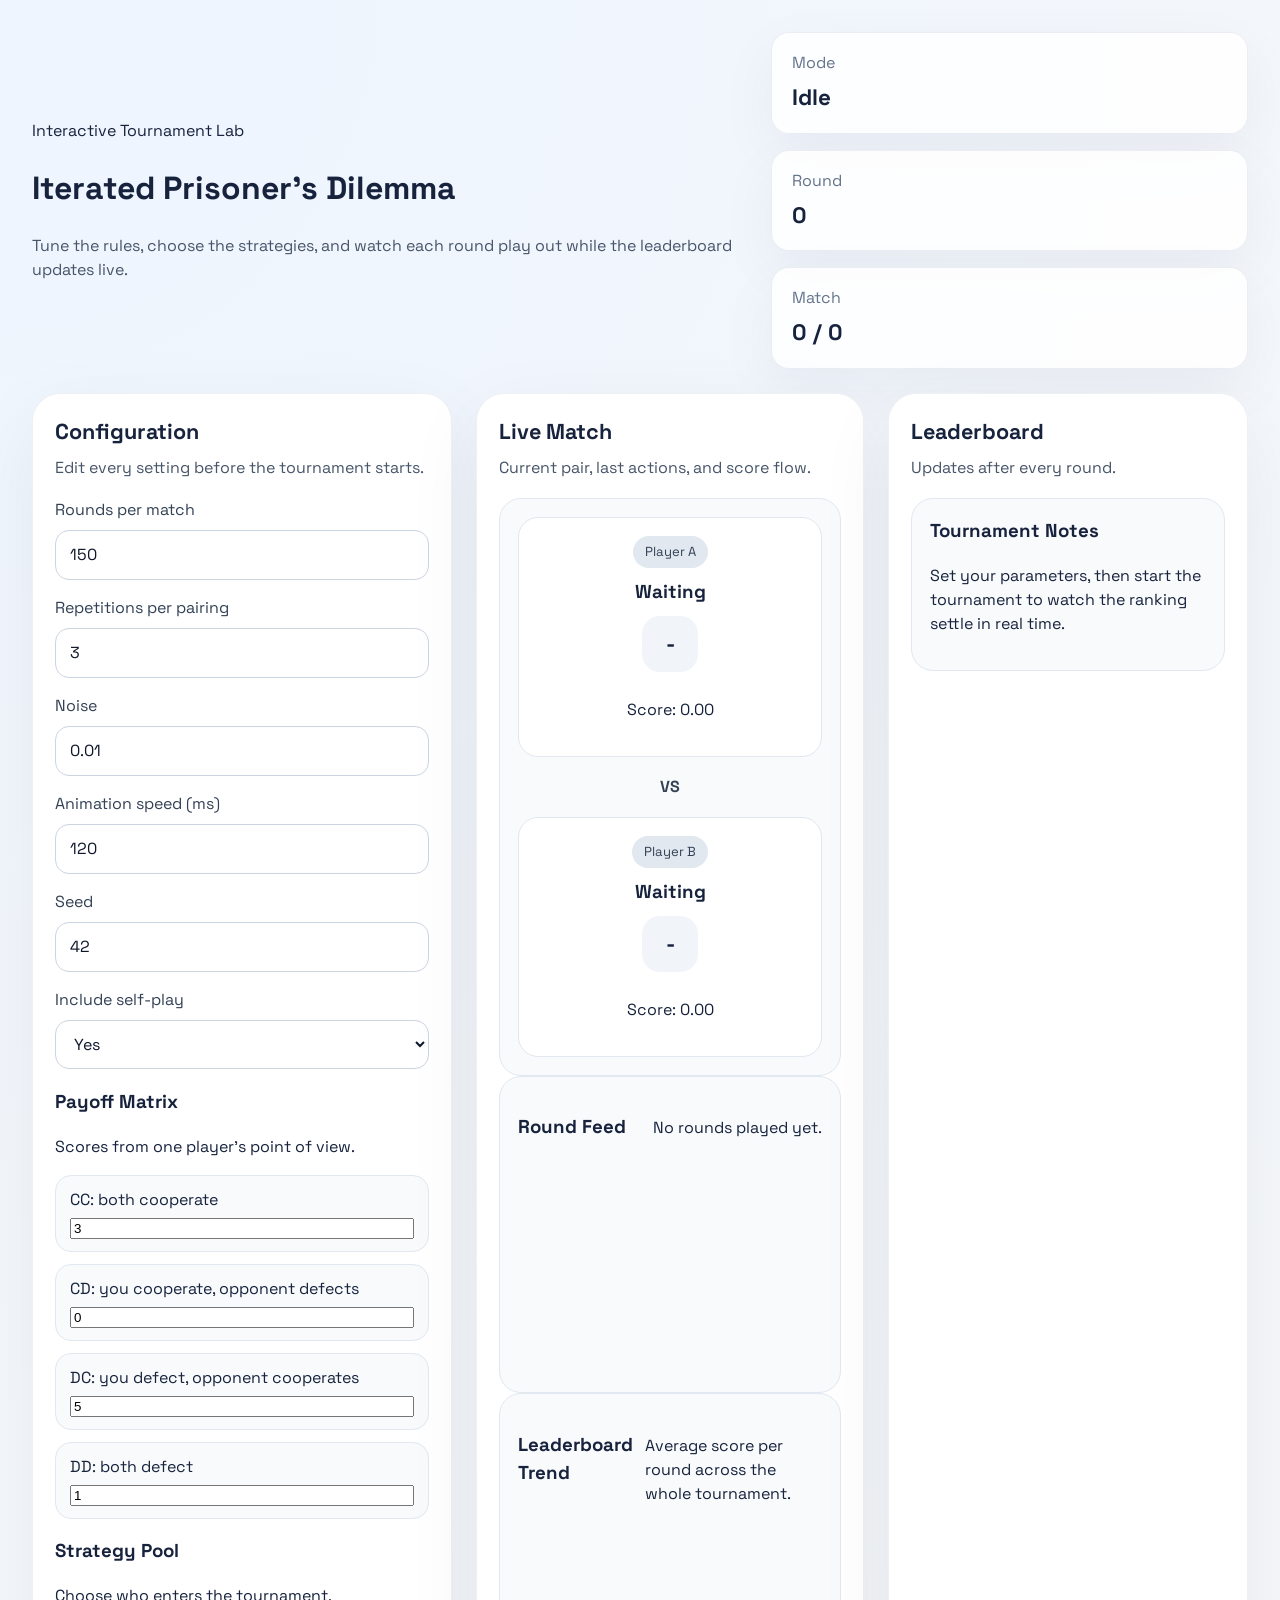
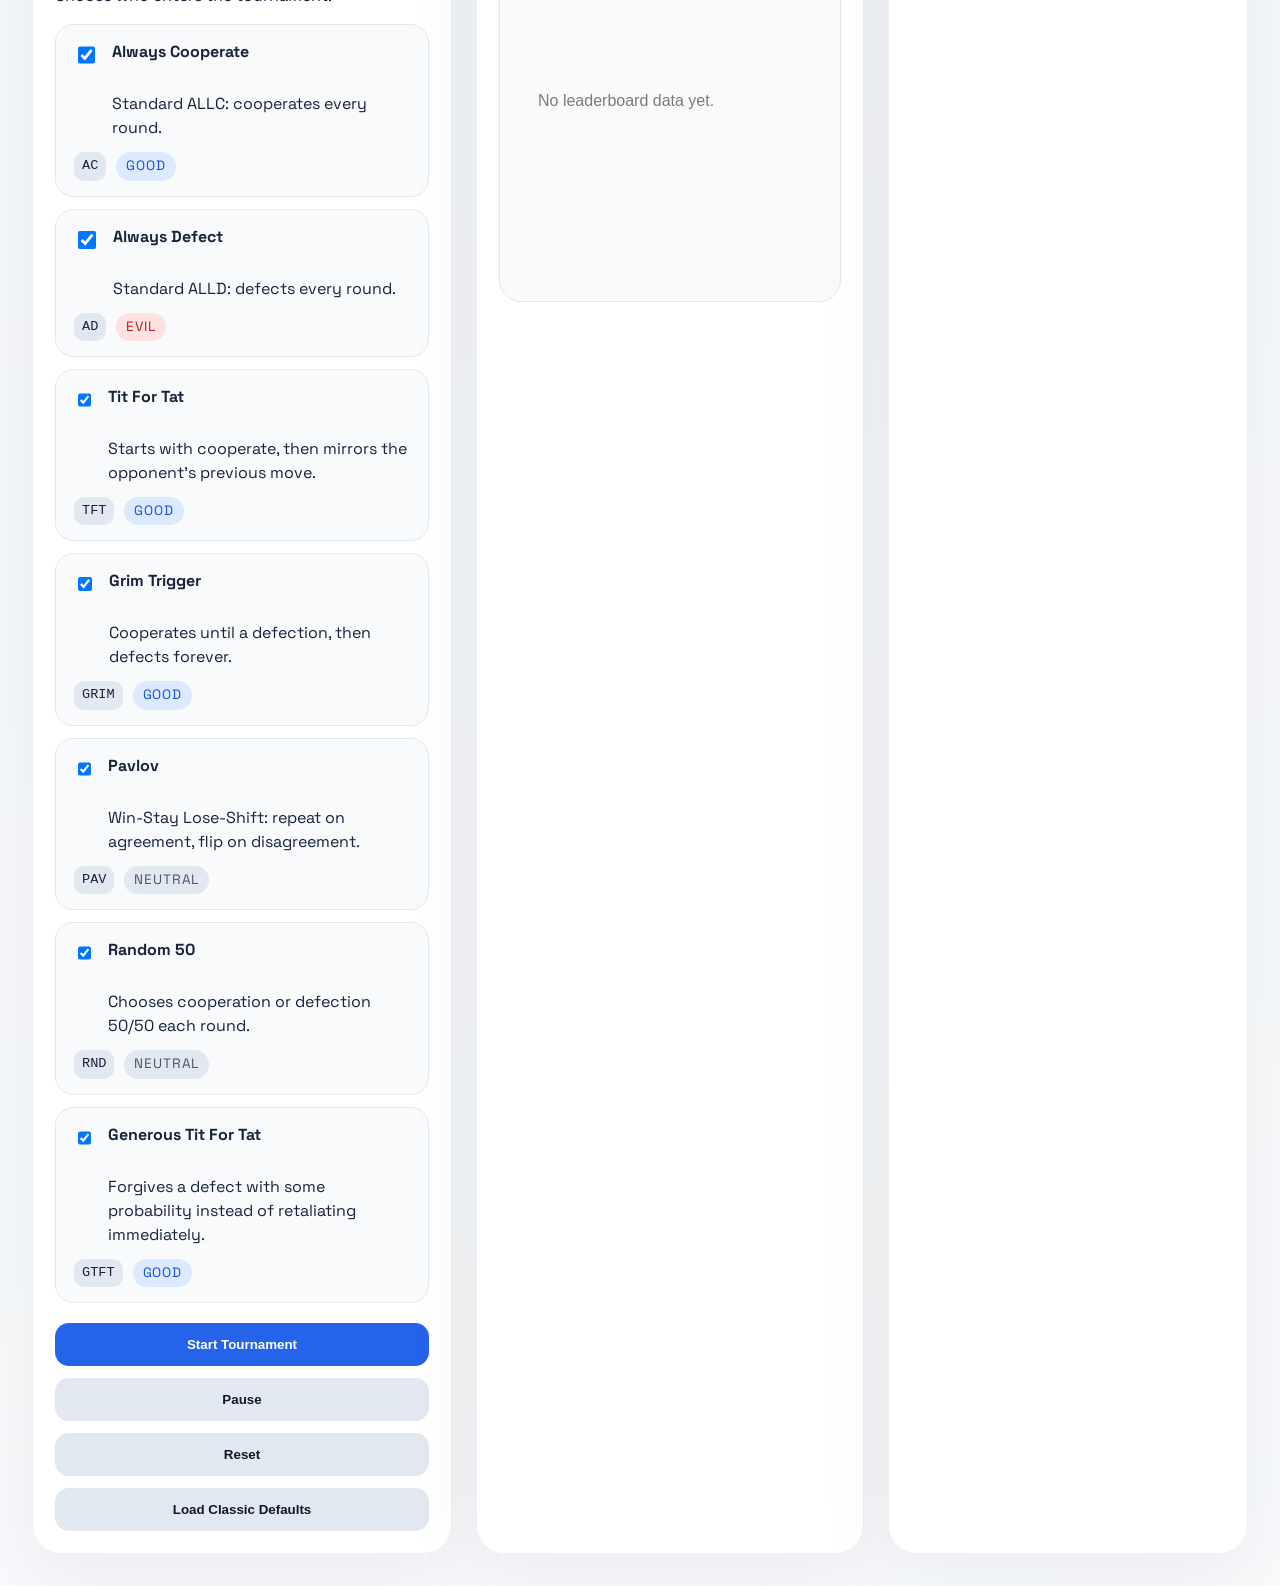
<file: index.html>
<!DOCTYPE html>
<html lang="en">
<head>
  <meta charset="UTF-8">
  <meta name="viewport" content="width=device-width, initial-scale=1.0">
  <title>Prisoner's Dilemma Lab</title>
  <link rel="preconnect" href="https://fonts.googleapis.com">
  <link rel="preconnect" href="https://fonts.gstatic.com" crossorigin>
  <link href="https://fonts.googleapis.com/css2?family=Space+Grotesk:wght@400;500;700&family=IBM+Plex+Mono:wght@400;500&display=swap" rel="stylesheet">
  <link rel="stylesheet" href="app.css">
</head>
<body>
  <div class="page-shell">
    <header class="hero">
      <div>
        <p class="eyebrow">Interactive Tournament Lab</p>
        <h1>Iterated Prisoner's Dilemma</h1>
        <p class="hero-copy">
          Tune the rules, choose the strategies, and watch each round play out while the leaderboard updates live.
        </p>
      </div>
      <div class="hero-stats">
        <div class="stat-card">
          <span>Mode</span>
          <strong id="status-mode">Idle</strong>
        </div>
        <div class="stat-card">
          <span>Round</span>
          <strong id="status-round">0</strong>
        </div>
        <div class="stat-card">
          <span>Match</span>
          <strong id="status-match">0 / 0</strong>
        </div>
      </div>
    </header>

    <main class="layout">
      <section class="panel controls-panel">
        <div class="panel-header">
          <h2>Configuration</h2>
          <p>Edit every setting before the tournament starts.</p>
        </div>

        <div class="form-grid">
          <label>
            <span>Rounds per match</span>
            <input id="rounds" type="number" min="1" value="150">
          </label>
          <label>
            <span>Repetitions per pairing</span>
            <input id="repetitions" type="number" min="1" value="3">
          </label>
          <label>
            <span>Noise</span>
            <input id="noise" type="number" min="0" max="1" step="0.01" value="0.01">
          </label>
          <label>
            <span>Animation speed (ms)</span>
            <input id="speed" type="number" min="10" step="10" value="120">
          </label>
          <label>
            <span>Seed</span>
            <input id="seed" type="number" min="1" value="42">
          </label>
          <label>
            <span>Include self-play</span>
            <select id="self-play">
              <option value="yes" selected>Yes</option>
              <option value="no">No</option>
            </select>
          </label>
        </div>

        <div class="subsection">
          <div class="subsection-header">
            <h3>Payoff Matrix</h3>
            <p>Scores from one player's point of view.</p>
          </div>
          <div class="payoff-grid">
            <label><span>CC: both cooperate</span><input id="payoff-cc" type="number" step="0.1" value="3"></label>
            <label><span>CD: you cooperate, opponent defects</span><input id="payoff-cd" type="number" step="0.1" value="0"></label>
            <label><span>DC: you defect, opponent cooperates</span><input id="payoff-dc" type="number" step="0.1" value="5"></label>
            <label><span>DD: both defect</span><input id="payoff-dd" type="number" step="0.1" value="1"></label>
          </div>
        </div>

        <div class="subsection">
          <div class="subsection-header">
            <h3>Strategy Pool</h3>
            <p>Choose who enters the tournament.</p>
          </div>
          <div id="strategy-list" class="strategy-list"></div>
        </div>

        <div class="button-row">
          <button id="start-button" class="primary">Start Tournament</button>
          <button id="pause-button">Pause</button>
          <button id="reset-button">Reset</button>
          <button id="sample-button">Load Classic Defaults</button>
        </div>
      </section>

      <section class="panel live-panel">
        <div class="panel-header">
          <h2>Live Match</h2>
          <p>Current pair, last actions, and score flow.</p>
        </div>

        <div class="matchup-card">
          <div class="player-panel" id="player-a-panel">
            <span class="player-tag">Player A</span>
            <h3 id="player-a-name">Waiting</h3>
            <div class="move-badge" id="player-a-move">-</div>
            <p id="player-a-score">Score: 0.00</p>
          </div>
          <div class="versus">VS</div>
          <div class="player-panel" id="player-b-panel">
            <span class="player-tag">Player B</span>
            <h3 id="player-b-name">Waiting</h3>
            <div class="move-badge" id="player-b-move">-</div>
            <p id="player-b-score">Score: 0.00</p>
          </div>
        </div>

        <div class="timeline-box">
          <div class="timeline-header">
            <h3>Round Feed</h3>
            <p id="timeline-caption">No rounds played yet.</p>
          </div>
          <div id="timeline" class="timeline"></div>
        </div>

        <div class="chart-box">
          <div class="timeline-header">
            <h3>Leaderboard Trend</h3>
            <p>Average score per round across the whole tournament.</p>
          </div>
          <canvas id="leaderboard-chart" width="1080" height="340"></canvas>
        </div>
      </section>

      <section class="panel leaderboard-panel">
        <div class="panel-header">
          <h2>Leaderboard</h2>
          <p>Updates after every round.</p>
        </div>
        <div id="leaderboard" class="leaderboard"></div>

        <div class="summary-box">
          <h3>Tournament Notes</h3>
          <p id="summary-text">
            Set your parameters, then start the tournament to watch the ranking settle in real time.
          </p>
        </div>
      </section>
    </main>
  </div>

  <script src="app.js"></script>
</body>
</html>
</file>
<file: app.css>
:root {
  color-scheme: light;
  font-family: "Space Grotesk", Inter, system-ui, sans-serif;
  background: #f4f7fb;
  color: #17233d;
  font-size: 16px;
  line-height: 1.5;
}

* {
  box-sizing: border-box;
}

body {
  margin: 0;
  min-height: 100vh;
  background: radial-gradient(circle at top left, #eef5ff 0%, #f4f7fb 42%, #f8fafc 100%);
}

a {
  color: #2563eb;
  text-decoration: none;
}

a:hover {
  text-decoration: underline;
}

.page-shell {
  max-width: 1300px;
  margin: 0 auto;
  padding: 32px;
}

.hero {
  display: grid;
  gap: 24px;
  grid-template-columns: 1.5fr 1fr;
  align-items: center;
  margin-bottom: 24px;
}

.hero-copy {
  color: #475569;
  max-width: 44rem;
}

.hero-stats {
  display: grid;
  gap: 16px;
}

.stat-card {
  border-radius: 18px;
  background: rgba(255, 255, 255, 0.86);
  border: 1px solid rgba(148, 163, 184, 0.18);
  padding: 18px 20px;
  box-shadow: 0 20px 60px rgba(15, 23, 42, 0.05);
}

.stat-card span {
  display: block;
  color: #64748b;
  margin-bottom: 6px;
}

.stat-card strong {
  display: block;
  font-size: 1.4rem;
}

.layout {
  display: grid;
  gap: 24px;
  grid-template-columns: minmax(320px, 420px) minmax(360px, 1fr) minmax(320px, 360px);
}

.panel {
  background: rgba(255, 255, 255, 0.95);
  border: 1px solid rgba(148, 163, 184, 0.16);
  border-radius: 28px;
  box-shadow: 0 24px 80px rgba(15, 23, 42, 0.06);
  padding: 22px;
}

.panel-header {
  margin-bottom: 18px;
}

.panel-header h2 {
  margin: 0 0 8px;
  font-size: 1.35rem;
}

.panel-header p {
  margin: 0;
  color: #475569;
}

.form-grid {
  display: grid;
  gap: 16px;
}

.form-grid label {
  display: grid;
  gap: 8px;
  color: #334155;
}

.form-grid input,
.form-grid select {
  width: 100%;
  border: 1px solid #cbd5e1;
  border-radius: 14px;
  padding: 12px 14px;
  background: white;
  color: #0f172a;
  font: inherit;
}

.payoff-grid {
  display: grid;
  gap: 12px;
  margin-top: 14px;
}

.payoff-grid label {
  display: grid;
  gap: 6px;
  background: #f8fafc;
  border: 1px solid #e2e8f0;
  border-radius: 16px;
  padding: 12px 14px;
}

.button-row {
  display: grid;
  gap: 12px;
  margin-top: 20px;
}

.button-row button {
  border: none;
  border-radius: 14px;
  padding: 14px 18px;
  font-weight: 700;
  cursor: pointer;
  background: #e2e8f0;
  color: #0f172a;
  transition: transform 0.18s ease, background 0.18s ease;
}

.button-row button.primary {
  background: #2563eb;
  color: white;
}

.button-row button:hover {
  transform: translateY(-1px);
}

.strategy-list {
  display: grid;
  gap: 12px;
}

.strategy-item {
  border-radius: 18px;
  padding: 15px 18px;
  border: 1px solid #e2e8f0;
  background: #f8fafc;
}

.strategy-item label {
  display: flex;
  gap: 14px;
  align-items: flex-start;
}

.strategy-item input[type="checkbox"] {
  margin-top: 6px;
  width: 18px;
  height: 18px;
}

.strategy-item strong {
  display: block;
  font-size: 1rem;
  margin-bottom: 4px;
}

.strategy-meta {
  display: flex;
  gap: 10px;
  align-items: center;
  margin-top: 12px;
  flex-wrap: wrap;
}

.strategy-meta code {
  background: #e2e8f0;
  border-radius: 10px;
  padding: 4px 8px;
  font-size: 0.85rem;
}

.strategy-category {
  font-size: 0.85rem;
  border-radius: 999px;
  padding: 4px 10px;
  text-transform: uppercase;
  letter-spacing: 0.06em;
}

.strategy-category-good {
  background: #dbeafe;
  color: #1d4ed8;
}

.strategy-category-neutral {
  background: #e2e8f0;
  color: #475569;
}

.strategy-category-evil {
  background: #fee2e2;
  color: #b91c1c;
}

.matchup-card,
.timeline-box,
.chart-box,
.summary-box {
  background: #f8fafc;
  border: 1px solid #e2e8f0;
  border-radius: 22px;
  padding: 18px;
}

.matchup-card {
  display: grid;
  gap: 18px;
}

.player-panel {
  background: white;
  border: 1px solid #e2e8f0;
  border-radius: 20px;
  padding: 18px;
  text-align: center;
}

.player-tag {
  display: inline-flex;
  padding: 6px 12px;
  border-radius: 999px;
  background: #e2e8f0;
  color: #334155;
  font-size: 0.82rem;
  margin-bottom: 10px;
}

.player-panel h3 {
  margin: 0 0 10px;
}

.move-badge {
  display: inline-flex;
  width: 56px;
  height: 56px;
  align-items: center;
  justify-content: center;
  border-radius: 18px;
  background: #f1f5f9;
  font-weight: 700;
  font-size: 1.35rem;
  margin-bottom: 10px;
}

.versus {
  justify-self: center;
  align-self: center;
  font-weight: 700;
  color: #334155;
}

.timeline-header {
  display: flex;
  align-items: baseline;
  justify-content: space-between;
  gap: 12px;
  margin-bottom: 14px;
}

.timeline {
  min-height: 200px;
  display: grid;
  gap: 10px;
}

.timeline-entry {
  background: white;
  border: 1px solid #e2e8f0;
  border-radius: 16px;
  padding: 12px 14px;
  color: #334155;
}

.leaderboard-row {
  display: grid;
  grid-template-columns: 40px 1fr;
  gap: 16px;
  align-items: center;
  padding: 14px 0;
  border-bottom: 1px solid #e2e8f0;
}

.leaderboard-row:last-child {
  border-bottom: none;
}

.leaderboard-rank {
  font-size: 1.4rem;
  color: #2563eb;
  font-weight: 700;
}

.leaderboard-meta {
  color: #64748b;
  margin-top: 4px;
  font-size: 0.95rem;
}

.summary-box h3 {
  margin-top: 0;
}

@media (max-width: 1100px) {
  .layout {
    grid-template-columns: 1fr;
  }
}

@media (max-width: 720px) {
  .hero {
    grid-template-columns: 1fr;
  }
}
</file>
